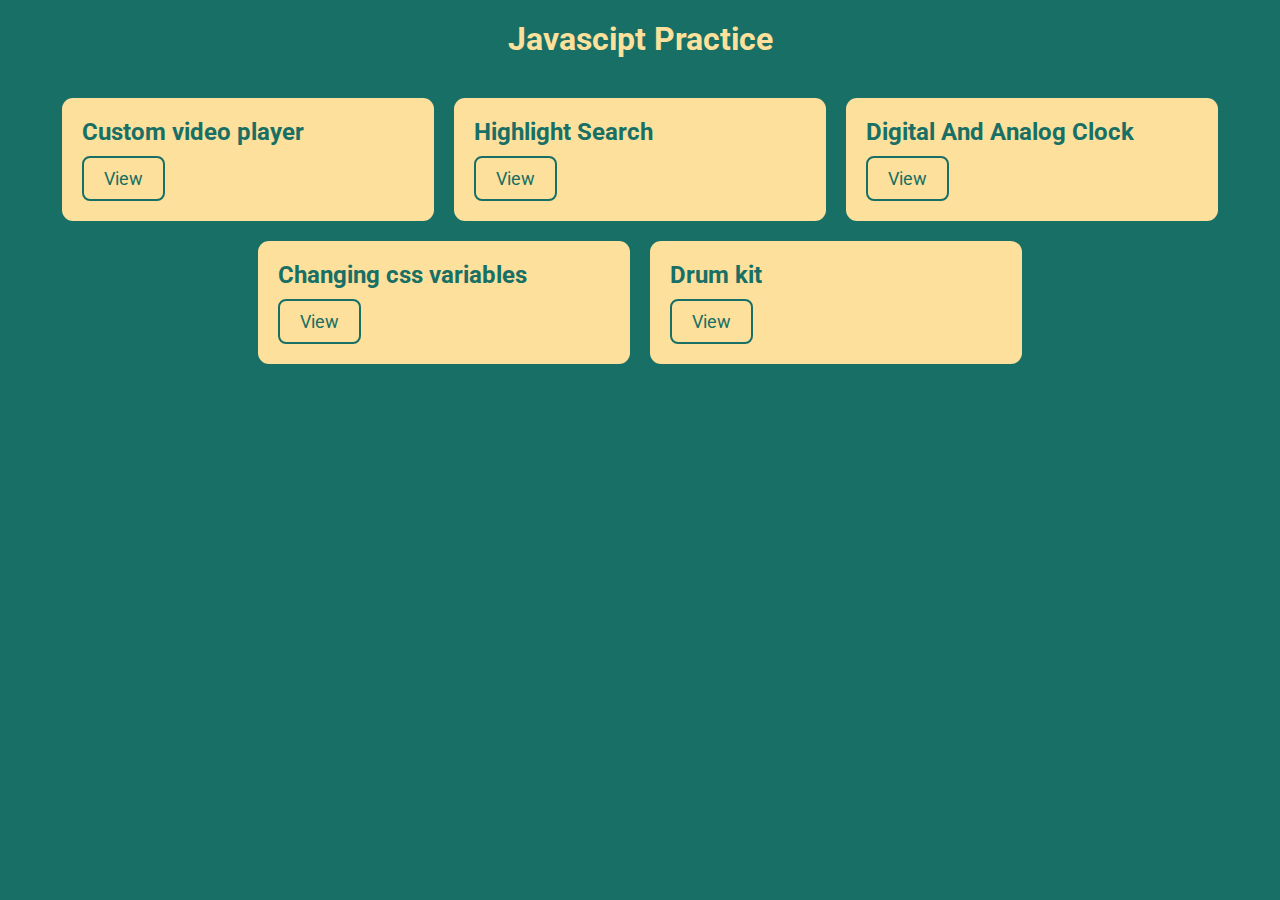
<file: index.html>
<!DOCTYPE html>
<html lang="en">
<head>
    <meta charset="UTF-8">
    <meta name="viewport" content="width=device-width, initial-scale=1.0">
    <title>Javascipt Practice</title>
    <link rel = "stylesheet" href = "style.css">
</head>
<body>
    <div class = "container">
        <h1 class = "heading">Javascipt Practice</h1>

        <div class = "cards-container">
            
        </div>
    </div>

    <script src = "script.js"></script>
</body>
</html>
</file>
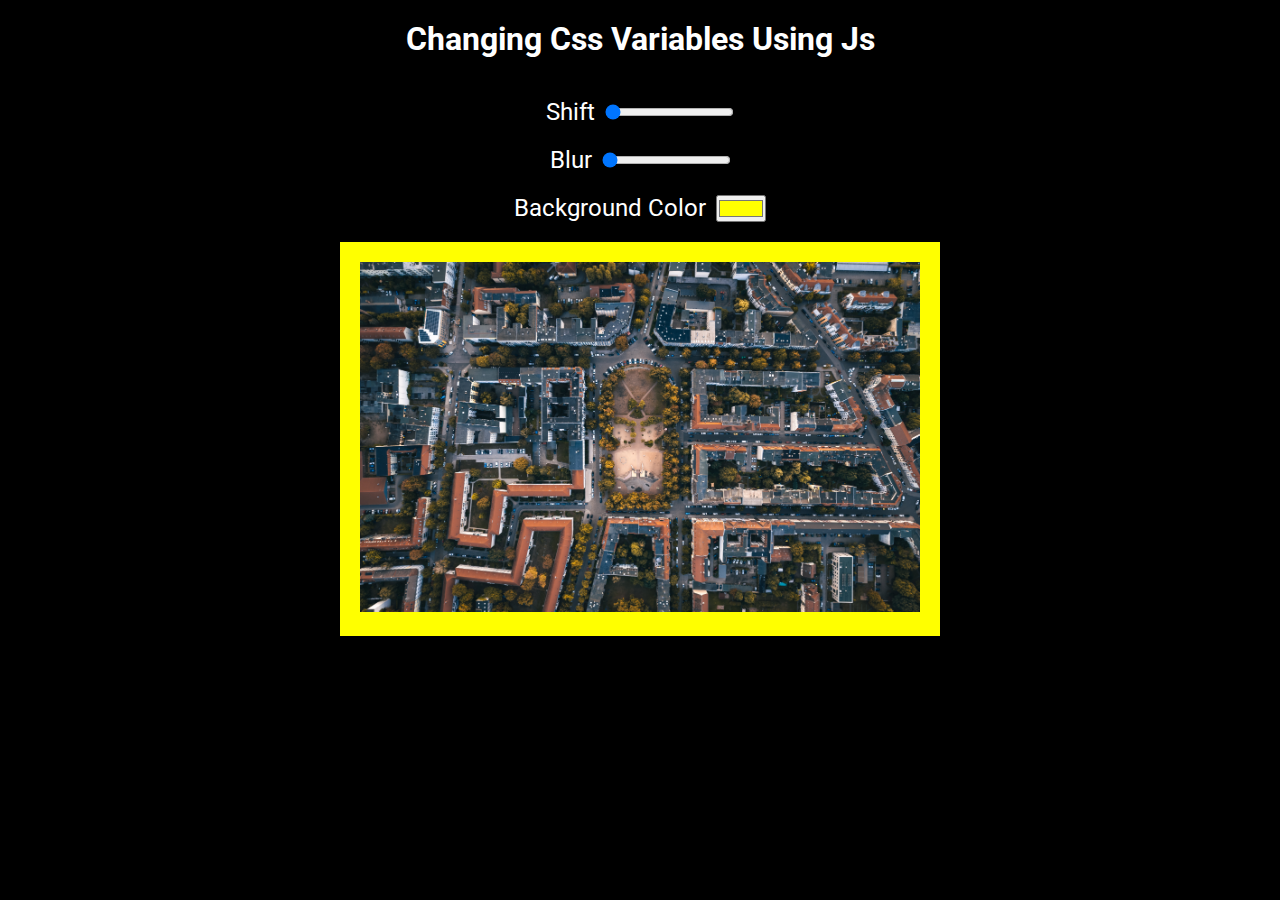
<file: changing-css-variables/index.html>
<!DOCTYPE html>
<html lang="en">
<head>
    <meta charset="UTF-8">
    <meta name="viewport" content="width=device-width, initial-scale=1.0">
    <title>Changin css Variables</title>
    <link rel = "stylesheet" href = "./style.css">
</head>
<body>
    <div class="container">
        <h1>changing css variables using js</h1>

        <div class="controls">
            <div>
                Shift
                <input id = "shift-input" type = "range" min = "0" max = "100" value = "0">
            </div>
            <div>
                Blur
                <input id = "blur-input" type = "range" min = "0" max = "10" value = "0">
            </div>
            <div>
                Background Color
                <input type = "color" id = "background-color-input">
            </div>
        </div>

        <div class="image-outer-container">
            <div class="image-inner-container">
                <img alt = "image" src = "./assets/image.jpg">
            </div>
        </div>
    </div>
    <script src = "./script.js"></script>
</body>
</html>
</file>
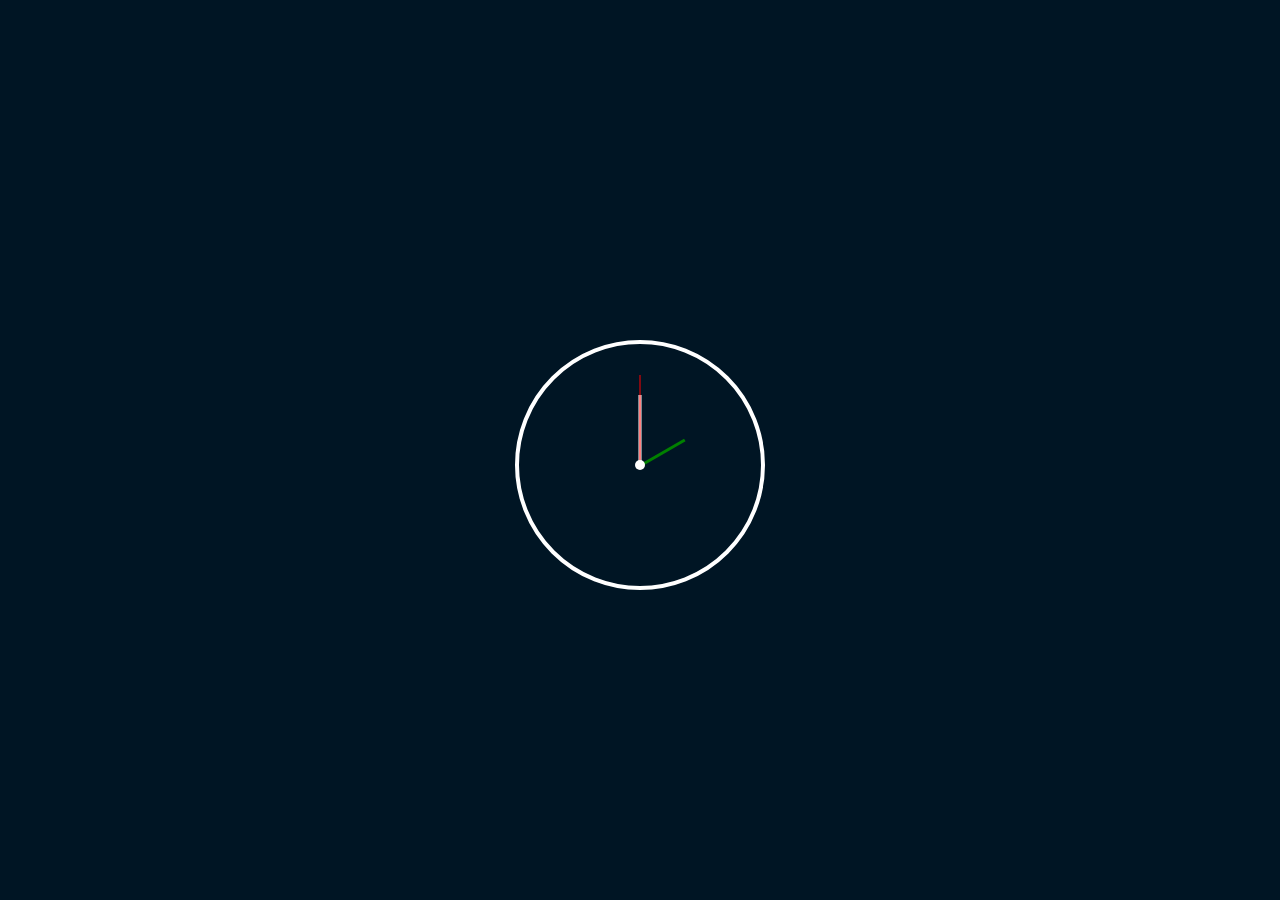
<file: digital-and-analog-clock/index.html>
<!DOCTYPE html>
<html lang="en">
<head>
    <meta charset="UTF-8">
    <meta name="viewport" content="width=device-width, initial-scale=1.0">
    <title>Digital and Analog clock</title>
    <link rel = "stylesheet" href = "./style.css">
    <link rel = "icon" href = "./assets/clock.png">
</head>
<body>
    <div class = "container">
        <div class="digital-clock"></div>
        <div class="analog-clock">
            <div class="center-point"></div>
            <div class = "hour-hand"></div>
            <div class="minute-hand"></div>
            <div class="second-hand"></div>
        </div>
    </div>
    <script src = "script.js"></script>
</body>
</html>
</file>
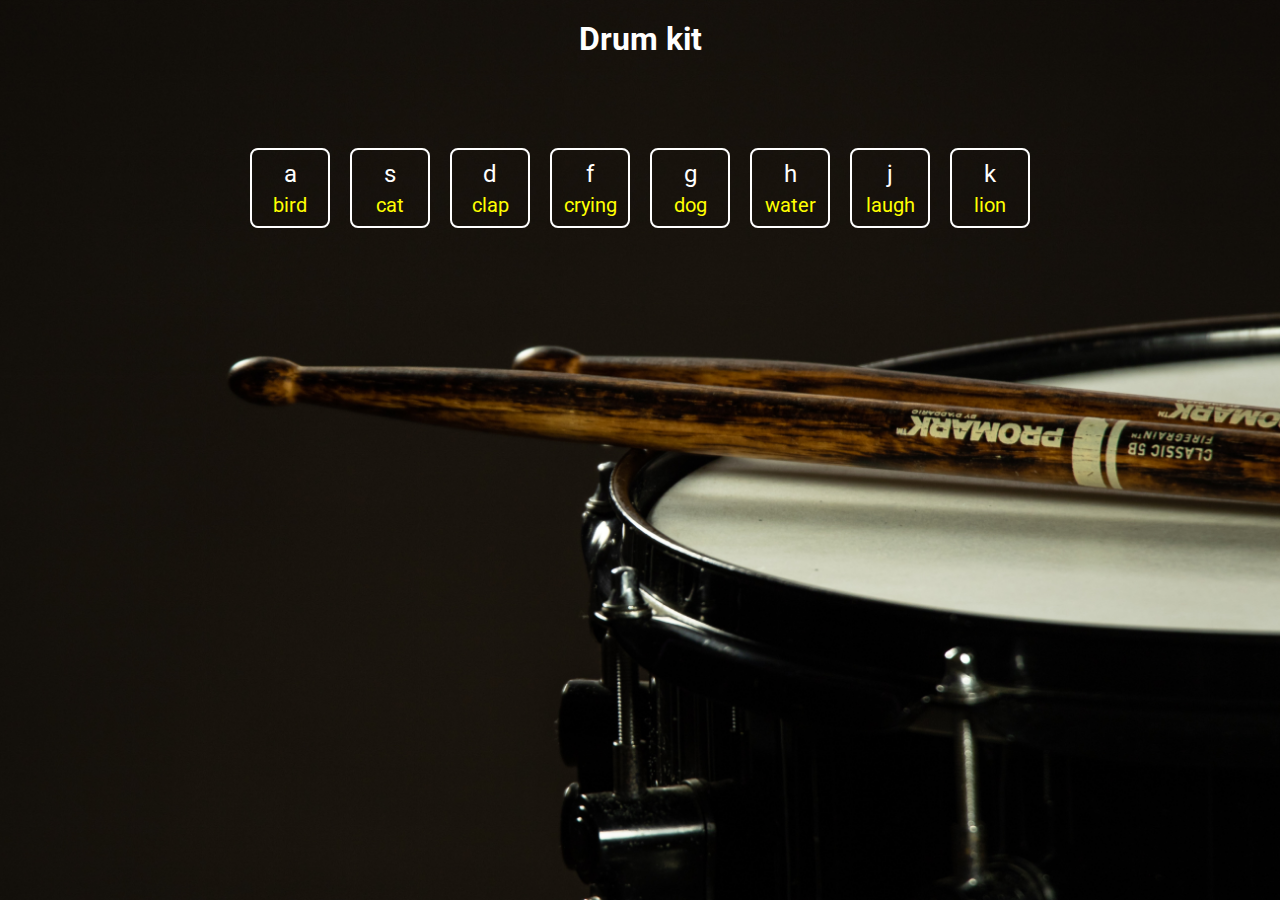
<file: drum-kit/index.html>
<!DOCTYPE html>
<html lang="en">
<head>
    <meta charset="UTF-8">
    <meta name="viewport" content="width=device-width, initial-scale=1.0">
    <title>Day 1: Drumkit</title>
    <link rel = "stylesheet" href = "./style.css">
    <link rel = "icon" href = "./assets/images/favicon.png">
</head>
<body>
    <div class = "container">
        <h1 class = "heading">Drum kit</h1>

        <main>
            <div class = "buttons-container">
                <div id = "bird" class = "button a">
                    <div  class = "button-heading">
                        a
                    </div>
                    <div class = "button-description">
                        bird
                    </div>
                </div>
                <div id = "cat" class = "button s">
                    <div class = "button-heading">
                        s
                    </div>
                    <div class = "button-description">
                        cat
                    </div>
                </div>
                <div id = "clap" class = "button d">
                    <div class = "button-heading">
                        d
                    </div>
                    <div class = "button-description">
                        clap
                    </div>
                </div>
                <div id = "crying" class = "button f">
                    <div class = "button-heading">
                        f
                    </div>
                    <div class = "button-description">
                        crying
                    </div>
                </div>
                <div id = "dog" class = "button g">
                    <div class = "button-heading">
                        g
                    </div>
                    <div class = "button-description">
                        dog
                    </div>
                </div>
                <div id = "water" class = "button h">
                    <div class = "button-heading">
                        h
                    </div>
                    <div class = "button-description">
                        water
                    </div>
                </div>
                <div id = "laugh" class = "button j">
                    <div class = "button-heading">
                        j
                    </div>
                    <div class = "button-description">
                        laugh
                    </div>
                </div>
                <div id = "lion" class = "button k">
                    <div class = "button-heading">
                        k
                    </div>
                    <div class = "button-description">
                        lion
                    </div>
                </div>
            </div>
        </main>

        <div class = "audio">
            <audio id = "bird-sound" src = "assets/sounds/bird-sound.mp3"></audio>
            <audio id = "cat-sound" src = "assets/sounds/cat-sound.mp3"></audio>
            <audio id = "clap-sound" src = "assets/sounds/clap-sound.wav"></audio>
            <audio id = "crying-sound" src = "assets/sounds/crying-sound.mp3"></audio>
            <audio id = "dog-sound" src = "assets/sounds/dog-barking-sound.mp3"></audio>
            <audio id = "water-sound" src = "assets/sounds/flowing-water-sound.mp3"></audio>
            <audio id = "laugh-sound" src = "assets/sounds/laugh-sound.mp3"></audio>
            <audio id = "lion-sound" src = "assets/sounds/lion-sound.mp3"></audio>
        </div>
    </div>
    <script src="./script.js"></script>
</body>
</html>
</file>
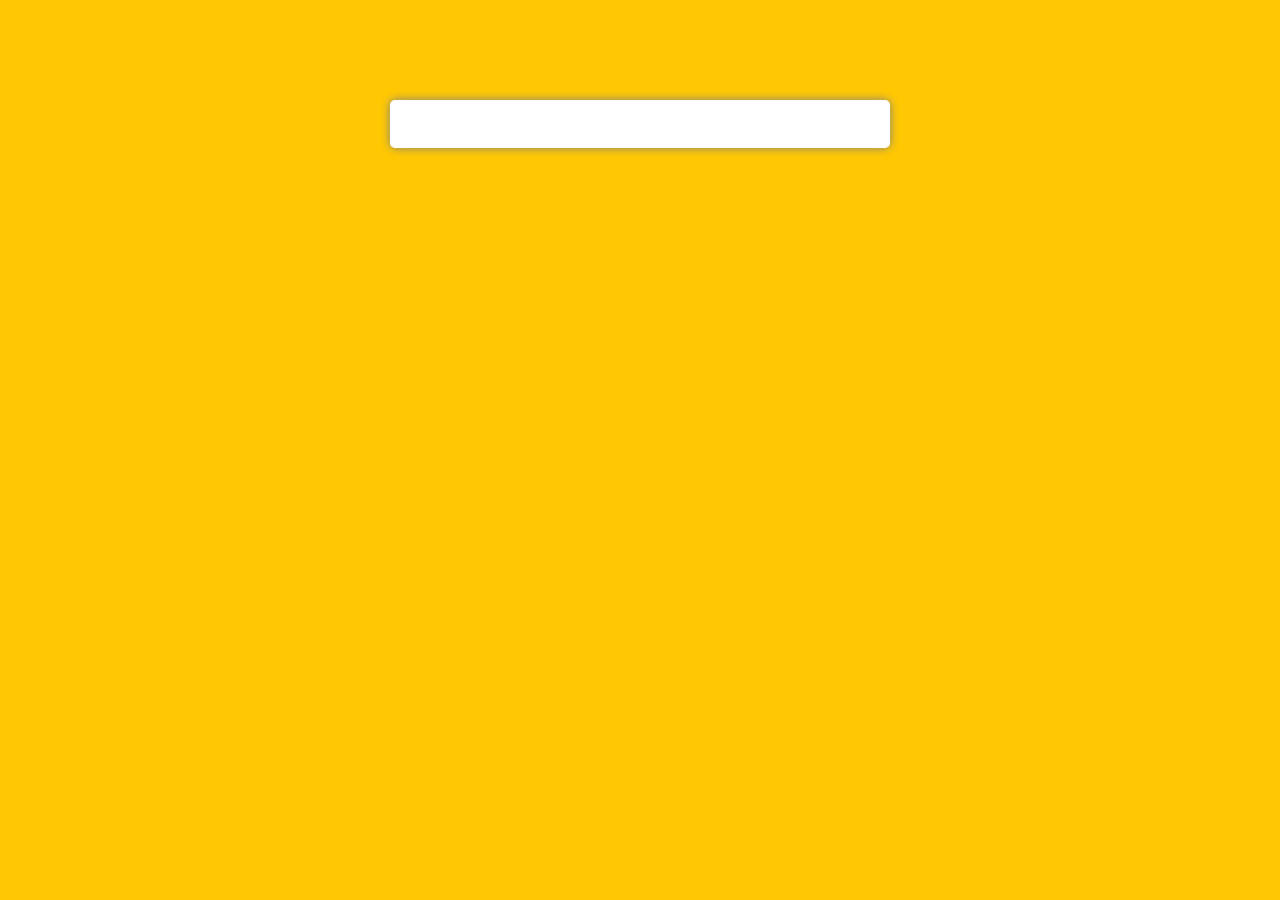
<file: highlight-search/index.html>
<!DOCTYPE html>
<html lang="en">
<head>
    <meta charset="UTF-8">
    <meta name="viewport" content="width=device-width, initial-scale=1.0">
    <link rel = "stylesheet" href = "./style.css">
    <title>Hightlight Search</title>
</head>
<body>
    <div class="container">
        <div class="inner-container">
            <input type = "text">
            <ul class="list">
                
            </ul>
        </div>
    </div>
    <script src = "./script.js"></script>
</body>
</html>
</file>
<file: style.css>
@import url('https://fonts.googleapis.com/css2?family=Roboto:wght@400;500;700;900&display=swap');

* {
    margin:0px;
    padding:0px;
    box-sizing: border-box;
    font-family: 'Roboto', sans-serif;
}

:root {
    --green: #186F65;
    --cream: #FCE09B;
}

.container {
    background: var(--green);
    color: var(--cream);
    min-height:100vh;
}

.heading {
    text-align: center;
    padding:20px 0px;
}

.cards-container {
    display: flex;
    padding:20px;
    gap:20px;
    flex-wrap: wrap;
    justify-content: center;
}

.card {
    background-color: var(--cream);
    padding:20px;
    border-radius: 11px;
    width:30%;
    color: var(--green);
    cursor:pointer;
}

.card h2 {
    margin-bottom:10px;
}

.card a {
    display: inline-block;
    text-decoration: none;
    color: var(--green);
    border:2px solid var(--green);
    padding:10px 20px;
    border-radius:8px;
    transition: all 0.3s ease-in-out;
    font-size: 1.125rem;
}

.card a:hover {
    background-color: var(--green);
    color: var(--cream);
}

@media only screen and (max-width: 900px) {
    .card {
        width:48%;
    }
}

@media only screen and (max-width: 540px) {
    .cards-container {
        justify-content: center;
    }
    .card {
        width:95%;
    }
}
</file>
<file: changing-css-variables/style.css>
@import url('https://fonts.googleapis.com/css2?family=Roboto:wght@400;500;700;900&display=swap');

* {
    margin:0px;
    padding:0px;
    box-sizing: border-box;
    font-family: 'Roboto', sans-serif;
}

:root {
    --black: #000;
    --white: #fff;
    --image-background-color: #ffff00;
    --blur-percentage:0px;
    --shift: 0px;
}

.container {
    min-height: 100vh;
    background-color: var(--black);
    color:var(--white);
}

h1 {
    text-align: center;
    padding:20px;
    text-transform: capitalize;
    margin-bottom:20px;
}

.controls {
    display: flex;
    flex-direction: column;
    align-items: center;
    gap:20px;
}

.controls > div {
    display: flex;
    justify-content: center;
    align-items: center;
    gap:10px;
    font-size:1.5rem;
}

.image-outer-container {
    padding:20px;
    background-color: var(--image-background-color);
    width:90%;
    margin:20px auto;
    max-width:600px;
    filter: blur(var(--blur-percentage));
}

.image-inner-container {
    position:relative;
    top:calc(0px + var(--shift));
    left:calc(0px + var(--shift));
}

.image-inner-container img{
    width:100%;
    height:100%;
    object-fit: contain;
}
</file>
<file: digital-and-analog-clock/style.css>
* {
    margin:0px;
    padding:0px;
    box-sizing: border-box;
}

:root {
    --black: #001524;
    --white: #fff;
}

.container {
    min-height:100vh;
    background-color: var(--black);
    color: var(--white);
    display: flex;
    justify-content: center;
    align-items: center;
    flex-direction: column;
    gap:30px;
}

.digital-clock {
    text-align: center;
    font-size:2rem;
}

.analog-clock {
    width:250px;
    height:250px;
    border-radius: 50%;
    border:4px solid var(--white);
    position:relative;
}

.center-point {
    width:10px;
    height:10px;
    border-radius: 50%;
    background-color: var(--white);
    position:absolute;
    left:50%;
    top:50%;
    transform: translate(-50%, -50%);
    z-index:4;
}

.hour-hand, .minute-hand, .second-hand {
    position: absolute;
    bottom: 50%;
    left:50%;
    transform: translateX(-50%);
    transform-origin: center bottom;
}

.hour-hand, .minute-hand {
    width:3px;
    height:70px;
    background-color: var(--white);
}

.hour-hand {
    height:50px;
    background-color: green;
    transform: rotate(60deg);
    z-index:2;
}

.minute-hand {
    z-index: 1;
}

.second-hand {
    width:1px;
    height:90px;
    background-color:red;
    z-index:3;
}
</file>
<file: drum-kit/style.css>
@import url('https://fonts.googleapis.com/css2?family=Roboto:wght@400;500;700;900&display=swap');

* {
    margin:0px;
    padding:0px;
    box-sizing: border-box;
    font-family: 'Roboto', sans-serif;
}

:root {
    --white: #fff;
    --yellow: yellow;
    --white: #fff;
}

.container {
    min-height:100vh;
    background-image: url("./assets/images/background-image.jpg");
    background-position: right bottom;
    background-repeat: no-repeat;
    background-size: cover;
    color: var(--white);
}

.heading {
    text-align: center;
    padding:20px 0px;
}

main {
    margin:50px auto;
    width:90%;
}

.buttons-container {
    display:flex;
    flex-wrap: wrap;
    justify-content: center;
    gap:20px;
    padding:20px;
}

.button {
    border:2px solid var(--white);
    border-radius:8px;
    width:80px;
    height:80px;
    display:flex;
    justify-content: center;
    align-items: center;
    flex-direction: column;
    cursor: pointer;
    transition: all 0.1s ease-in-out;
}

.button-clicked {
    border-color: var(--yellow);
    transform: scale(1.1);
    box-shadow: 0px 0px 10px var(--yellow);
}

.button-heading {
    margin-bottom:5px;
    font-size:1.5rem;
}

.button-description {
    color:var(--yellow);
    font-size:1.25rem;
}

@media only screen and (max-width: 450px) {
    main {
        width:100%;
    }
}
</file>
<file: highlight-search/style.css>
@import url('https://fonts.googleapis.com/css2?family=Roboto:wght@400;500;700;900&display=swap');

* {
    margin:0px;
    padding:0px;
    box-sizing: border-box;
    font-family: 'Roboto', sans-serif;
}

:root {
    --yellow: #ffc802;
    --white: #fff;
}

.container {
    min-height: 100vh;
    background-color: var(--yellow);
    padding-top: 50px;
}

.inner-container {
    margin:50px auto;
    width:90%;
    display: flex;
    flex-direction: column;
    align-items: center;
}

input {
    padding:10px 20px;
    font-size: 1.5rem;
    outline:none;
    border-radius: 5px;
    width:100%;
    max-width:500px;
    border:none;
    box-shadow: 0px 0px 10px gray;
}

ul {
    max-width: 500px;
    width: 100%;
    list-style: none;
}

li {
    padding:10px 20px;
    background-color:var(--white);
    letter-spacing: 1px;
    font-size:1.25rem;
    clip-path: polygon();
    border-top: 1px solid rgba(0, 0, 0, 0.1);
    border-bottom: 1px solid rgba(0, 0, 0, 0.1);
}

li:nth-of-type(n) {
    clip-path: polygon(0 0, 100% 0, 98% 100%, 2% 100%);
}

li:nth-of-type(2n) {
    clip-path: polygon(2% 0, 98% 0, 100% 100%, 0 100%);
}

.highlight {
    background-color: var(--yellow);
}
</file>
